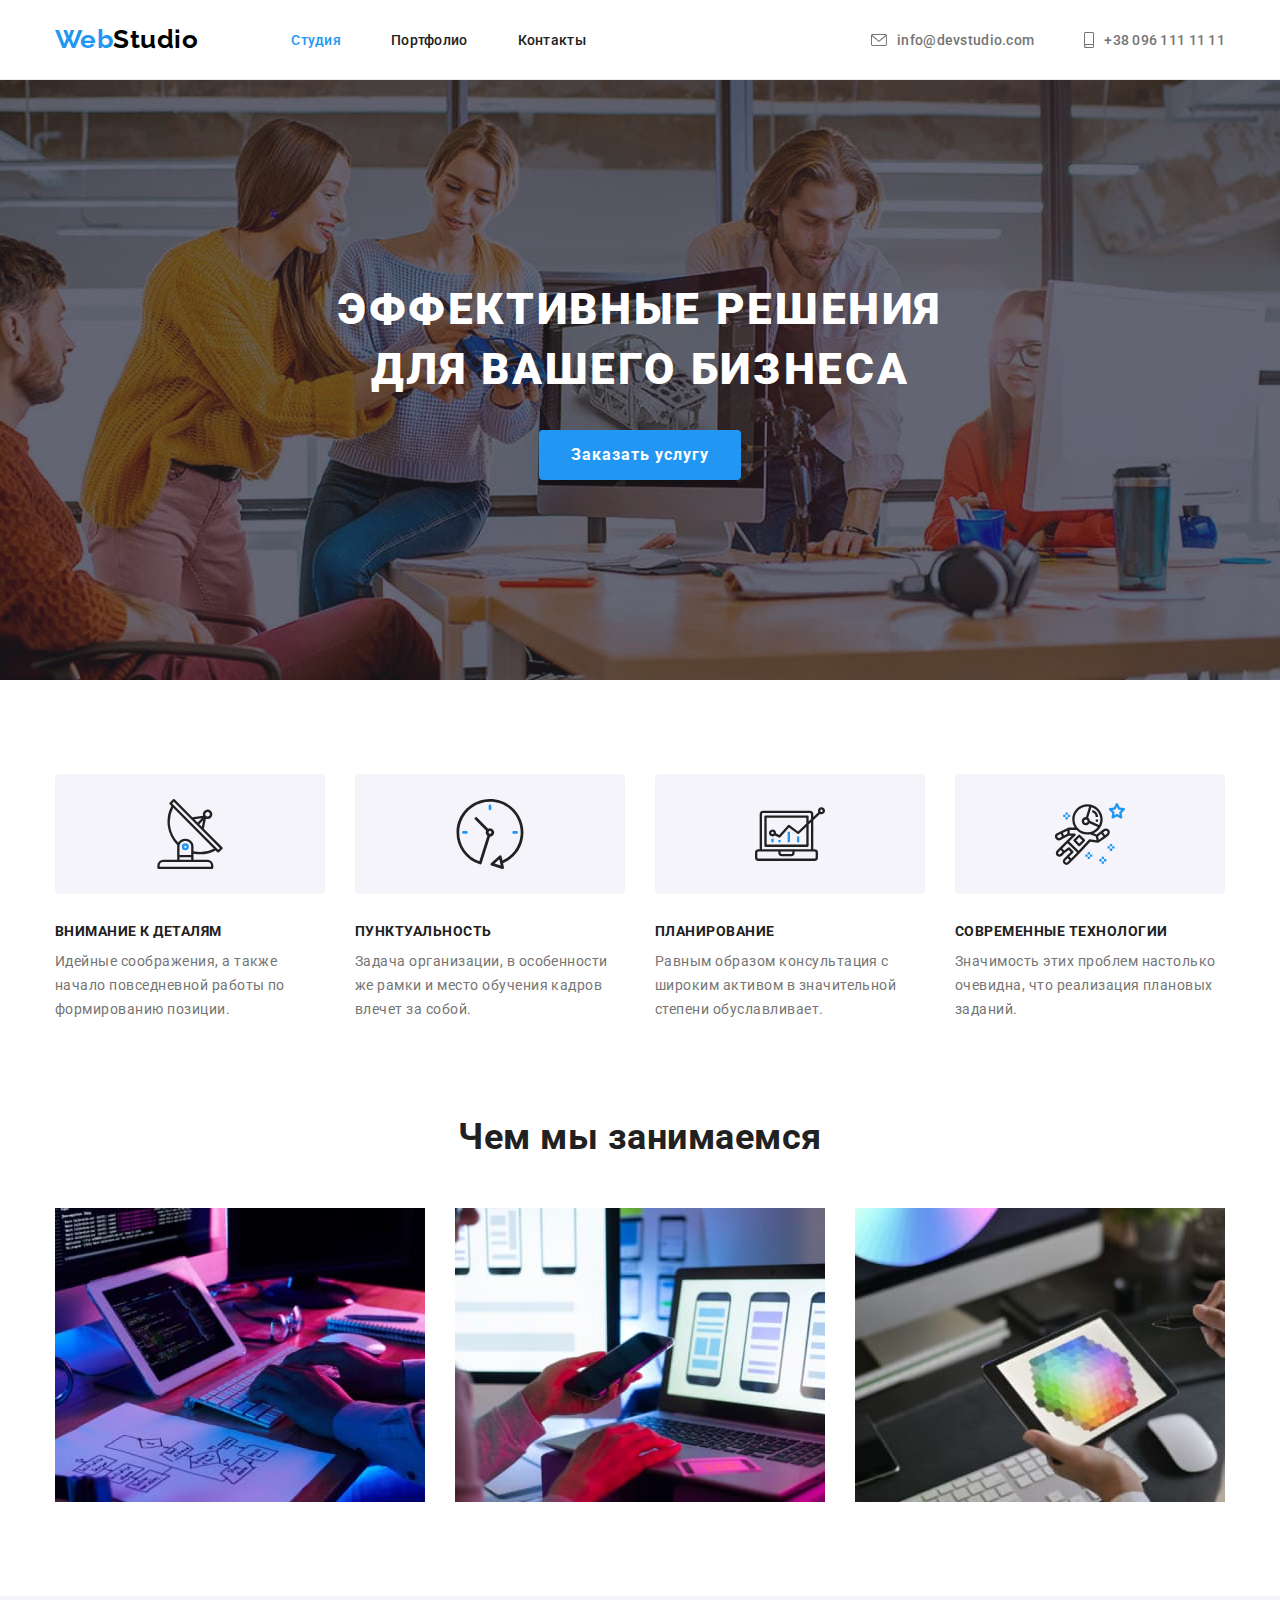
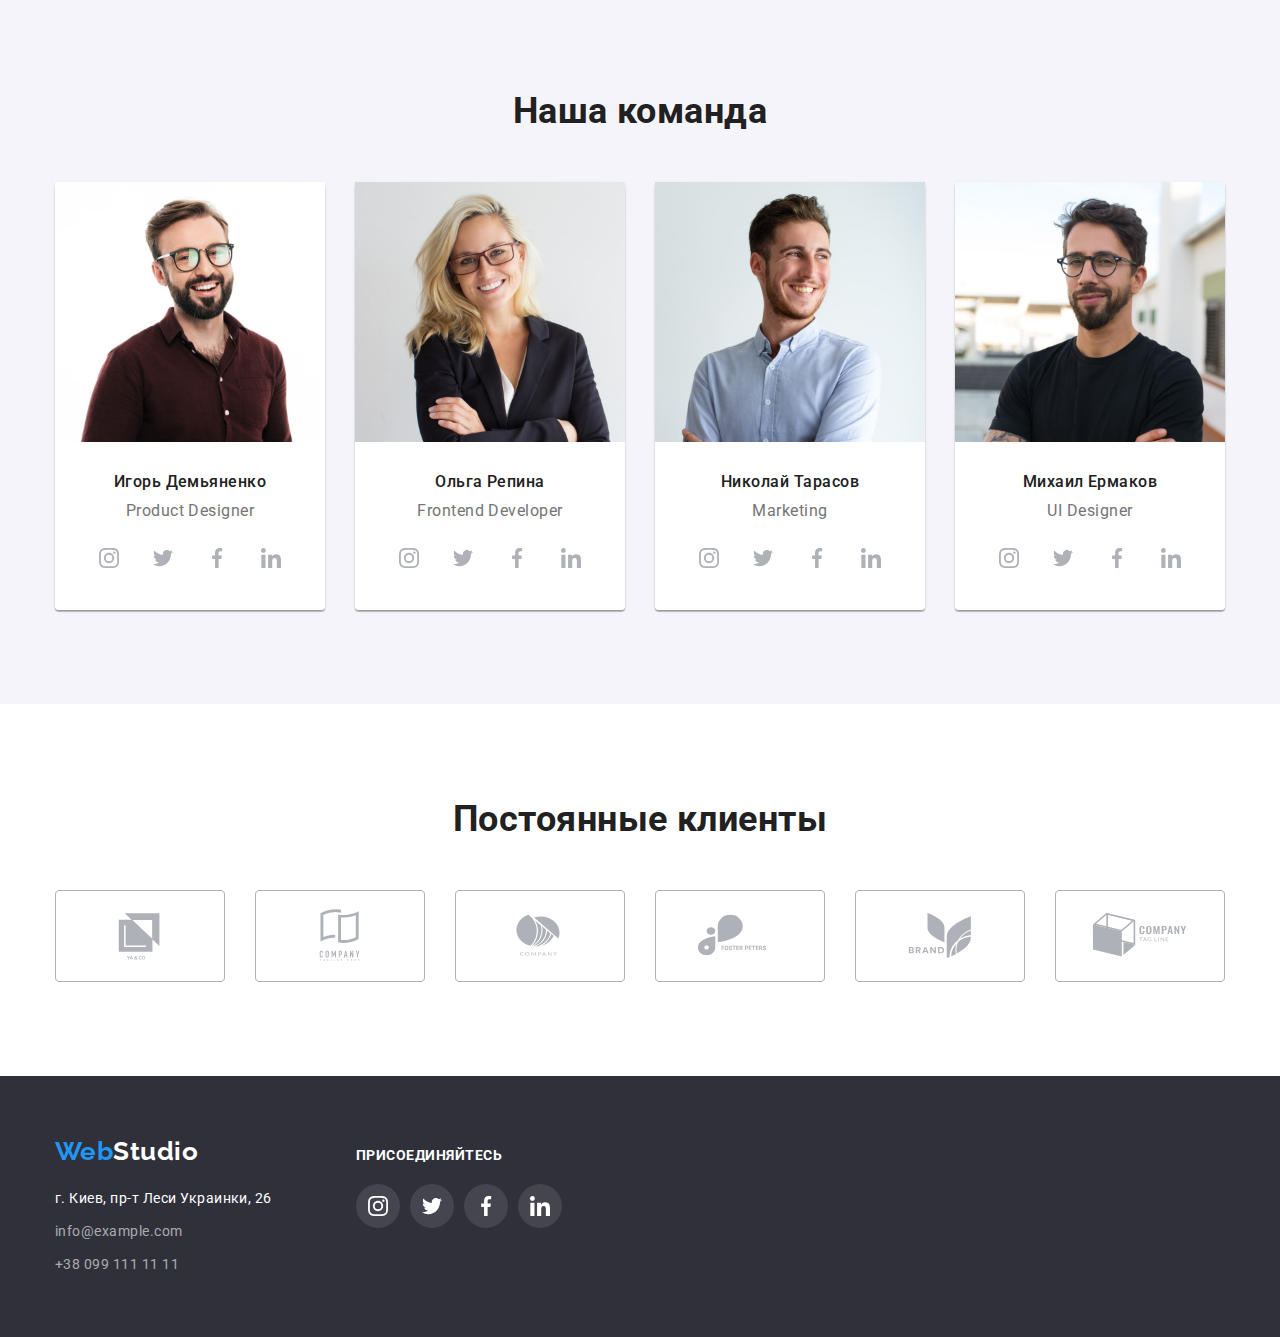
<file: index.html>
<!DOCTYPE html>
<html lang="ru">
<head>
    <meta charset="UTF-8">
    <meta http-equiv="X-UA-Compatible" content="IE=edge">
    <meta name="viewport" content="width=device-width, initial-scale=1.0">
    <title>Главная</title>
    <link rel="preconnect" href="https://fonts.gstatic.com">
    <link href="https://fonts.googleapis.com/css2?family=Raleway:wght@700&family=Roboto:wght@400;500;700;900&display=swap" rel="stylesheet">
    <link rel="stylesheet" href="./css/modern-normalize.css">
    <link rel="stylesheet" href="./css/styles.css">
</head>
<body>
    <!-- Верхняя панель -->   
    <header class="header"> 
        <div class="container">      
            <a href=" " class="header-logo"> <span class="logo-blue">Web</span>Studio</a>
            <nav>
                <ul class="header-nav">
                    <li class="header-nav-list"> <a href="./index.html " class="header-link-current">Студия</a> </li>
                    <li class="header-nav-list"> <a href="./portfolio.html" class="header-link">Портфолио</a> </li>
                    <li class="header-nav-list"> <a href=" " class="header-link">Контакты</a> </li>
                </ul>
            </nav>
                <ul class="header-address">
                    <li class="header-address-list"> 
                        <a href="mailto:info@devstudio.com" class="header-address-grey"> 
                            <svg class="icon-envelope" width="16" height="12">
                                <use href="./images/icons.svg#icon-envelope"></use>
                            </svg>
                        info@devstudio.com</a> 
                    </li>
                    <li class="header-address-list"> 
                        <a href="tel:+380961111111" class="header-address-grey">
                            <svg class="icon-smartphone" width="10" height="16">
                                <use href="./images/icons.svg#icon-smartphone"></use>
                            </svg>
                            +38 096 111 11 11</a> 
                    </li>
                </ul>
        </div>
    </header>   
    <!-- Контент -->
    <main class="studio">
        <!-- Эффективные решения -->
        <section class="studio-hero section">
            <div class="container">
                <h1 class="studio-title">Эффективные решения для вашего бизнеса</h1>
                <button type="button" class="button-orderservice">Заказать услугу</button>
            </div>          
        </section>
        <!-- 4 пункта про нас -->
        <section class="studio-features section">
           <!-- <h2>Наши особенности</h2> -->
            <div class="container">
                <ul class="features-flex">
                    <li class="studio-list">
                        <div class="studio-list-icon">
                            <svg class="icon-feature" width="70" height="70">
                                <use href="./images/icons.svg#icon-antenna"></use>
                            </svg>
                        </div>
                        <h3 class="studio-item">Внимание к деталям</h3>
                        <p class="studio-text">Идейные соображения, а также начало повседневной работы по формированию позиции.</p>
                    </li>
                    <li class="studio-list">
                        <div class="studio-list-icon">
                            <svg class="icon-feature" width="70" height="70">
                                <use href="./images/icons.svg#icon-clock"></use>
                            </svg>
                        </div>
                        <h3 class="studio-item">Пунктуальность</h3>
                        <p class="studio-text">Задача организации, в особенности же рамки и место обучения кадров влечет за собой.</p>
                    </li>
                    <li class="studio-list">
                        <div class="studio-list-icon">
                            <svg class="icon-feature" width="70" height="70">
                                <use href="./images/icons.svg#icon-diagram"></use>
                            </svg>
                        </div>
                        <h3 class="studio-item">Планирование</h3>
                        <p class="studio-text">Равным образом консультация с широким активом в значительной степени обуславливает.</p>
                    </li>
                    <li class="studio-list">
                        <div class="studio-list-icon">
                            <svg class="icon-feature" width="70" height="70">
                                <use href="./images/icons.svg#icon-astronaut"></use>
                            </svg>
                        </div>
                        <h3 class="studio-item">Современные технологии</h3>
                        <p class="studio-text">Значимость этих проблем настолько очевидна, что реализация плановых заданий.</p>
                    </li>
                </ul>
            </div>
        </section>
        <!-- Чем мы занимаесмя -->
        <section class="studio-solutions section">
            <div class="container">
                <h2 class="studio-subtitle">Чем мы занимаемся</h2>
                    <ul class="solution-flex">
                        <li class="studio-image">
                            <img src="./images/doing1.jpg" alt="фото решений для ПК" width="370" />
                        </li>
                        <li class="studio-image">
                            <img src="./images/doing2.jpg" alt="фото решений для мобильных телефонов" width="370" />
                        </li>
                        <li class="studio-image">
                            <img src="./images/doing3.jpg" alt="фото решений для планшетов" width="370" />
                        </li>
                    </ul>
            </div>
        </section>
        <!-- Наша команда-->
        <section class="studio-team section">
            <div class="container">
                <h2 class="studio-subtitle">Наша команда</h2>
                    <ul class="team-flex">
                        <li class="team-photocard">
                            <img src="./images/igor.jpg" alt="фото Игорь Демьяненко" width="270" /> 
                                <div class="team-text">
                                    <h3 class="team">Игорь Демьяненко</h3>
                                    <p class="team-position">Product Designer</p>
                                    <ul class=icon-social-flex>
                                        <li class="icon-social-list">
                                            <a href="" class="icon-social-link">
                                                <svg class="icon-social" width="20" height="20">
                                                    <use href="./images/icons.svg#icon-instagram"></use>
                                                </svg>
                                            </a>
                                        </li>
                                        <li class="icon-social-list">
                                            <a href="" class="icon-social-link">
                                                <svg class="icon-social" width="20" height="20">
                                                    <use href="./images/icons.svg#icon-twitter"></use>
                                                </svg>
                                            </a>
                                        </li>
                                        <li class="icon-social-list">
                                            <a href="" class="icon-social-link">
                                                <svg class="icon-social" width="20" height="20">
                                                    <use href="./images/icons.svg#icon-facebook"></use>
                                                </svg>
                                            </a>
                                        </li>
                                        <li class="icon-social-list">
                                            <a href="" class="icon-social-link">
                                                <svg class="icon-social" width="20" height="20">
                                                    <use href="./images/icons.svg#icon-linkedin"></use>
                                                </svg>
                                            </a>
                                        </li>
                                    </ul>
                                </div>
                        </li>
                        <li class="team-photocard">
                            <img src="./images/olga.jpg" alt="фото Ольга Репина" width="270" /> 
                                <div class="team-text">
                                    <h3 class="team">Ольга Репина</h3>
                                    <p class="team-position">Frontend Developer</p>
                                    <ul class=icon-social-flex>
                                        <li class="icon-social-list">
                                            <a href="" class="icon-social-link">
                                                <svg class="icon-social" width="20" height="20">
                                                    <use href="./images/icons.svg#icon-instagram"></use>
                                                </svg>
                                            </a>
                                        </li>
                                        <li class="icon-social-list">
                                            <a href="" class="icon-social-link">
                                                <svg class="icon-social" width="20" height="20">
                                                    <use href="./images/icons.svg#icon-twitter"></use>
                                                </svg>
                                            </a>
                                        </li>
                                        <li class="icon-social-list">
                                            <a href="" class="icon-social-link">
                                                <svg class="icon-social" width="20" height="20">
                                                    <use href="./images/icons.svg#icon-facebook"></use>
                                                </svg>
                                            </a>
                                        </li>
                                        <li class="icon-social-list">
                                            <a href="" class="icon-social-link">
                                                <svg class="icon-social" width="20" height="20">
                                                    <use href="./images/icons.svg#icon-linkedin"></use>
                                                </svg>
                                            </a>
                                        </li>
                                    </ul>
                                </div>
                        </li>
                        <li class="team-photocard">
                            <img src="./images/nicholas.jpg" alt="фото Николай Тарасов" width="270" /> 
                                <div class="team-text">       
                                    <h3 class="team">Николай Тарасов</h3>
                                    <p class="team-position">Marketing</p>
                                    <ul class=icon-social-flex>
                                        <li class="icon-social-list">
                                            <a href="" class="icon-social-link">
                                                <svg class="icon-social" width="20" height="20">
                                                    <use href="./images/icons.svg#icon-instagram"></use>
                                                </svg>
                                            </a>
                                        </li>
                                        <li class="icon-social-list">
                                            <a href="" class="icon-social-link">
                                                <svg class="icon-social" width="20" height="20">
                                                    <use href="./images/icons.svg#icon-twitter"></use>
                                                </svg>
                                            </a>
                                        </li>
                                        <li class="icon-social-list">
                                            <a href="" class="icon-social-link">
                                                <svg class="icon-social" width="20" height="20">
                                                    <use href="./images/icons.svg#icon-facebook"></use>
                                                </svg>
                                            </a>
                                        </li>
                                        <li class="icon-social-list">
                                            <a href="" class="icon-social-link">
                                                <svg class="icon-social" width="20" height="20">
                                                    <use href="./images/icons.svg#icon-linkedin"></use>
                                                </svg>
                                            </a>
                                        </li>
                                    </ul>
                                </div> 
                        </li>
                        <li class="team-photocard">
                            <img src="./images/michail.jpg" alt="фото Михаил Ермаков" width="270" /> 
                                <div class="team-text">
                                    <h3 class="team">Михаил Ермаков</h3>
                                    <p class="team-position">UI Designer</p>
                                    <ul class=icon-social-flex>
                                        <li class="icon-social-list">
                                            <a href="" class="icon-social-link">
                                                <svg class="icon-social" width="20" height="20">
                                                    <use href="./images/icons.svg#icon-instagram"></use>
                                                </svg>
                                            </a>
                                        </li>
                                        <li class="icon-social-list">
                                            <a href="" class="icon-social-link">
                                                <svg class="icon-social" width="20" height="20">
                                                    <use href="./images/icons.svg#icon-twitter"></use>
                                                </svg>
                                            </a>
                                        </li>
                                        <li class="icon-social-list">
                                            <a href="" class="icon-social-link">
                                                <svg class="icon-social" width="20" height="20">
                                                    <use href="./images/icons.svg#icon-facebook"></use>
                                                </svg>
                                            </a>
                                        </li>
                                        <li class="icon-social-list">
                                            <a href="" class="icon-social-link">
                                                <svg class="icon-social" width="20" height="20">
                                                    <use href="./images/icons.svg#icon-linkedin"></use>
                                                </svg>
                                            </a>
                                        </li>
                                    </ul>
                                </div> 
                        </li>
                    </ul>
            </div>
        </section>
             <!-- Постоянные клиенты-->
        <section  class="section">
            <div class="container">
                <h2 class="studio-subtitle">Постоянные клиенты</h2>
                    <ul class="client-flex">
                        <li class="client-margin">
                            <a href="" class="icon-clien-border">
                                <svg class="icon-client" width="106" height="60">
                                    <use href="./images/icons.svg#icon-client1"></use>
                                </svg>
                            </a>
                        </li>
                        <li class="client-margin">
                            <a href="" class="icon-clien-border">
                                <svg class="icon-client" width="106" height="60">
                                    <use href="./images/icons.svg#icon-client2"></use>
                                </svg>
                            </a>
                        </li>
                        <li class="client-margin">
                            <a href="" class="icon-clien-border">
                                <svg class="icon-client" width="106" height="60">
                                    <use href="./images/icons.svg#icon-client3"></use>
                                </svg>
                            </a>
                        </li>
                        <li class="client-margin">
                            <a href="" class="icon-clien-border">
                                <svg class="icon-client" width="106" height="60">
                                    <use href="./images/icons.svg#icon-client4"></use>
                                </svg>
                            </a>
                        </li>
                        <li class="client-margin">
                            <a href="" class="icon-clien-border">
                                <svg class="icon-client" width="106" height="60">
                                    <use href="./images/icons.svg#icon-client5"></use>
                                </svg>
                            </a>
                        </li>
                        <li class="client-margin">
                            <a href="" class="icon-clien-border">
                                <svg class="icon-client" width="106" height="60">
                                    <use href="./images/icons.svg#icon-client6"></use>
                                </svg>
                            </a>
                        </li>
                    </ul>

            </div>
        </section>
    </main>
    <!-- Нижняя панель -->
    <footer class="footer">
        <div class="container footer-flex">
            <div>
                <a href=" " class="footer-logo"><span class="logo-blue">Web</span>Studio</a>
                <address>
                    <ul class="footer-address">
                        <li class="footer-list">г. Киев, пр-т Леси Украинки, 26</li>
                        <li class="footer-list"> <a href="mailto:info@example.com" class="footer-address-white">info@example.com</a> </li>
                        <li class="footer-list"> <a href="tel:+380991111111" class="footer-address-white">+38 099 111 11 11</a> </li>
                    </ul>
                </address>
            </div>
            <div>
                <p class="footer-appeal">присоединяйтесь</p>
                <ul class=footer-icon-social-flex>
                    <li class="footer-icon-social-list">
                        <a href="" class="footer-icon-social-link">
                            <svg class="footer-icon-social" width="20" height="20">
                                <use href="./images/icons.svg#icon-instagram"></use>
                            </svg>
                        </a>
                    </li>
                    <li class="footer-icon-social-list">
                        <a href="" class="footer-icon-social-link">
                            <svg class="footer-icon-social" width="20" height="20">
                                <use href="./images/icons.svg#icon-twitter"></use>
                            </svg>
                        </a>
                    </li>
                    <li class="footer-icon-social-list">
                        <a href="" class="footer-icon-social-link">
                            <svg class="footer-icon-social" width="20" height="20">
                                <use href="./images/icons.svg#icon-facebook"></use>
                            </svg>
                        </a>
                    </li>
                    <li class="footer-icon-social-list">
                        <a href="" class="footer-icon-social-link">
                            <svg class="footer-icon-social" width="20" height="20">
                                <use href="./images/icons.svg#icon-linkedin"></use>
                            </svg>
                        </a>
                    </li>
                </ul>
            </div>  
        </div>
    </footer>   
</body>
</html>
</file>
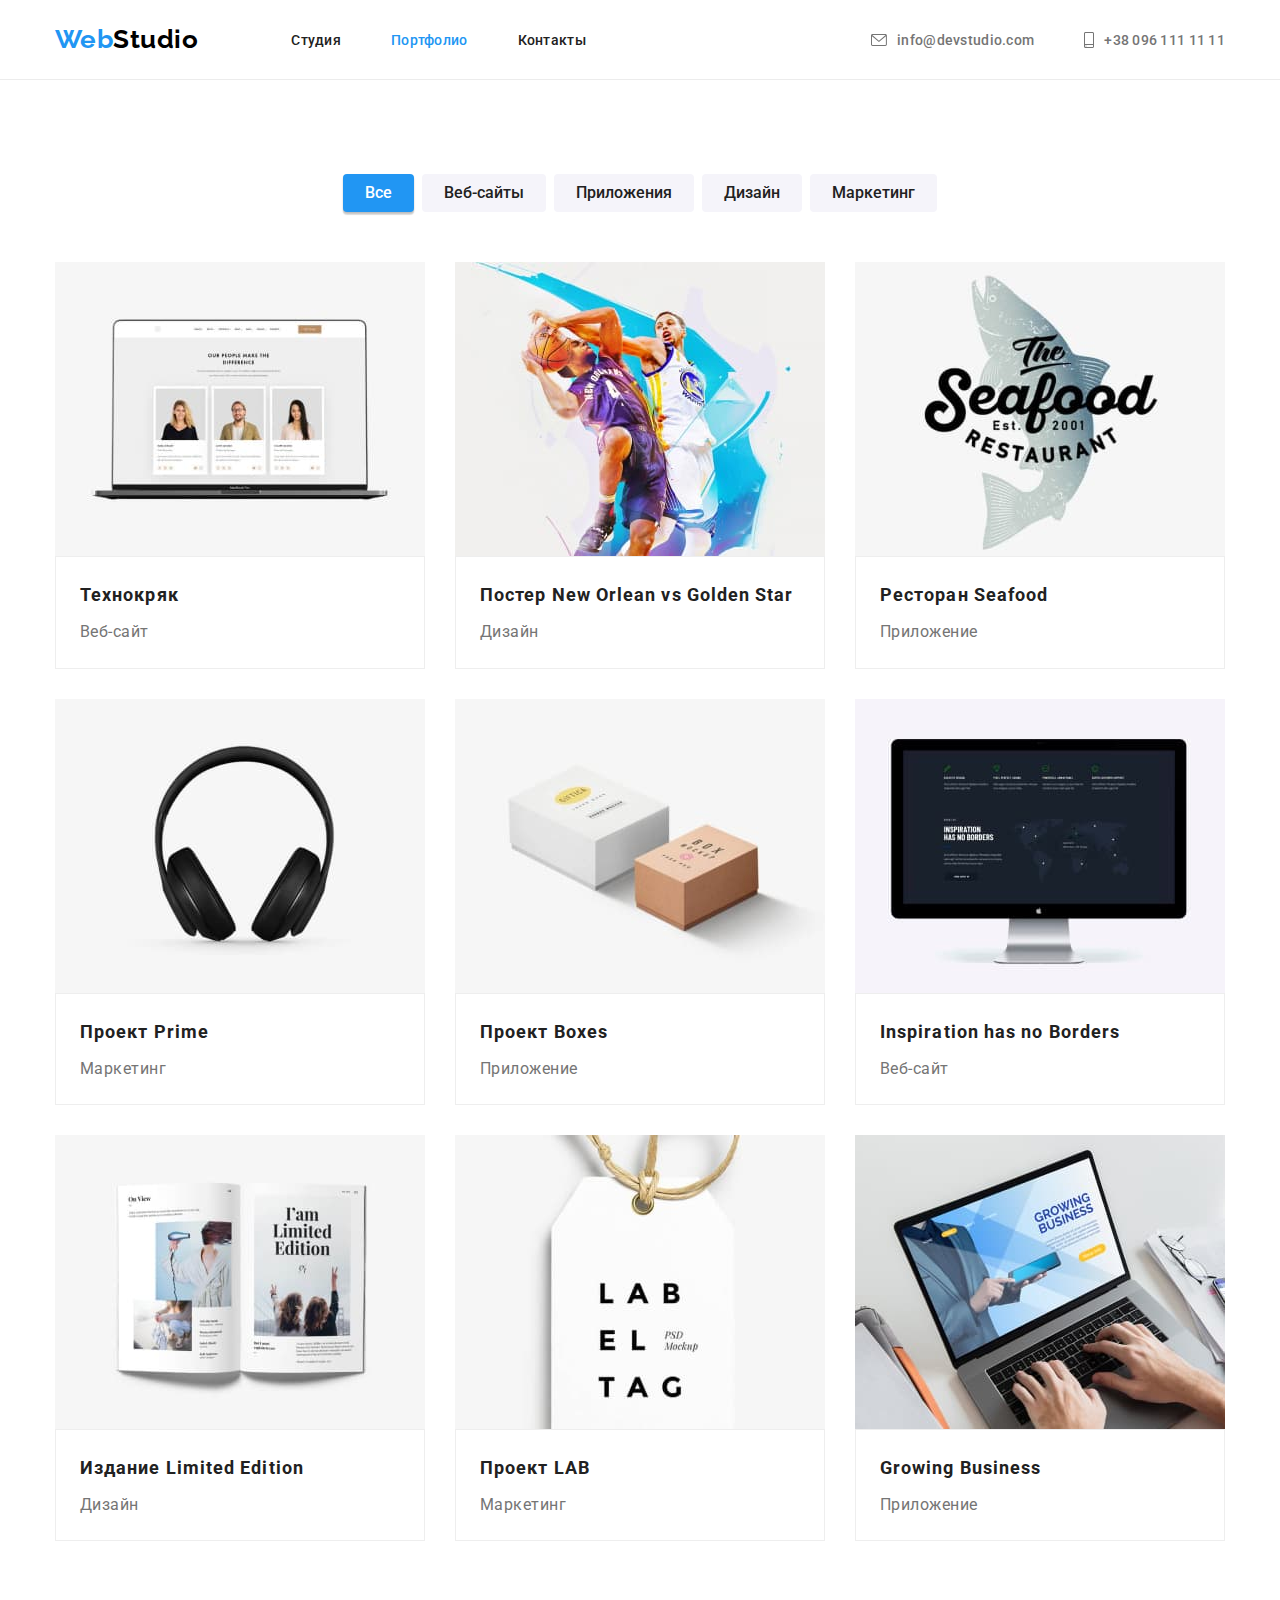
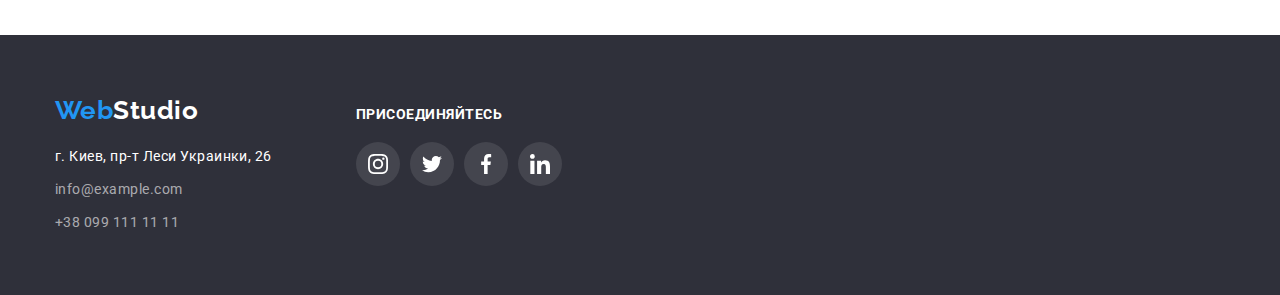
<file: portfolio.html>
<!DOCTYPE html>
<html lang="ru">
<head>
    <meta charset="UTF-8">
    <meta http-equiv="X-UA-Compatible" content="IE=edge">
    <meta name="viewport" content="width=device-width, initial-scale=1.0">
    <title>Портфолио</title>
    <link rel="preconnect" href="https://fonts.gstatic.com">
    <link href="https://fonts.googleapis.com/css2?family=Raleway:wght@700&family=Roboto:wght@400;500;700;900&display=swap" rel="stylesheet">    
    <link rel="stylesheet" href="./css/modern-normalize.css">
    <link rel="stylesheet" href="./css/styles.css">
</head>
<body>
    <!-- Верхняя панель -->
    <header class="header"> 
        <div class="container">      
            <a href=" " class="header-logo"> <span class="logo-blue">Web</span>Studio</a>
            <nav>
                <ul class="header-nav">
                    <li class="header-nav-list"> <a href="./index.html " class="header-link">Студия</a> </li>
                    <li class="header-nav-list"> <a href="./portfolio.html" class="header-link-current">Портфолио</a> </li>
                    <li class="header-nav-list"> <a href=" " class="header-link">Контакты</a> </li>
                </ul>
            </nav>
                <ul class="header-address">
                    <li class="header-address-list"> 
                        <a href="mailto:info@devstudio.com" class="header-address-grey"> 
                            <svg class="icon-envelope" width="16" height="12">
                                <use href="./images/icons.svg#icon-envelope"></use>
                            </svg>
                        info@devstudio.com</a> 
                    </li>
                    <li class="header-address-list"> 
                        <a href="tel:+380961111111" class="header-address-grey">
                            <svg class="icon-smartphone" width="10" height="16">
                                <use href="./images/icons.svg#icon-smartphone"></use>
                            </svg>
                            +38 096 111 11 11</a> 
                    </li>
                </ul>
        </div>
    </header>     
    <!-- Контент -->
    <main class="portfolio">
    <!-- <h1>Портфолио</h1>-->
        <section class="portfolio-works section"> 
            <!-- Кнопки на примеры работ-->
           <div class="container">
                <ul class="porfolio-nav">
                    <li> <button type="button" class="button-portfolio-current">Все</button>
                    <li> <button type="button" class="button-portfolio">Веб-сайты</button> 
                    <li> <button type="button" class="button-portfolio">Приложения</button> 
                    <li> <button type="button" class="button-portfolio">Дизайн</button>  
                    <li> <button type="button" class="button-portfolio">Маркетинг</button>          
                </ul>
           </div>
          <!-- <h2>Примеры работ</h2> -->
           <div class="container">
                <ul class="portfolio-project">
                    <li class="porfolio-card">
                        <a href="" class="porfolio-card-hover">
                            <img src="./images/portfolio/technokryak.jpg" alt="фото Технокряк" width="370" /> 
                                <div class="portfolio-text">
                                    <h3 class="portfolio-item">Технокряк</h3>
                                    <p class="portfolio-form">Веб-сайт</p>
                                </div>
                        </a>
                    </li>
                    <li class="porfolio-card">
                        <a href="" class="porfolio-card-hover">
                            <img src="./images/portfolio/star.jpg" alt="фото Постер New Orlean vs Golden Star" width="370" /> 
                                <div class="portfolio-text">
                                    <h3 class="portfolio-item">Постер New Orlean vs Golden Star</h3>
                                    <p class="portfolio-form">Дизайн</p>
                                </div>
                        </a>
                    </li>
                    <li class="porfolio-card">
                        <a href="" class="porfolio-card-hover">
                            <img src="./images/portfolio/seafood.jpg" alt="фото Ресторан Seafood" width="370" /> 
                                <div class="portfolio-text">
                                    <h3 class="portfolio-item">Ресторан Seafood</h3>
                                    <p class="portfolio-form">Приложение</p>
                                </div>
                        </a>
                    </li>
                    <li class="porfolio-card">
                        <a href="" class="porfolio-card-hover">
                            <img src="./images/portfolio/prime.jpg" alt="фото Проект Prime" width="370" /> 
                                <div class="portfolio-text">
                                    <h3 class="portfolio-item">Проект Prime</h3>
                                    <p class="portfolio-form">Маркетинг</p>
                                </div>
                        </a>
                    </li>
                    <li class="porfolio-card">
                        <a href="" class="porfolio-card-hover">
                            <img src="./images/portfolio/boxes.jpg" alt="фото Проект Boxes" width="370" /> 
                                <div class="portfolio-text">
                                    <h3 class="portfolio-item">Проект Boxes</h3>
                                    <p class="portfolio-form">Приложение</p>
                                </div>
                        </a>
                    </li>
                    <li class="porfolio-card">
                        <a href="" class="porfolio-card-hover">
                            <img src="./images/portfolio/borders.jpg" alt="фото Inspiration has no Borders" width="370" /> 
                                <div class="portfolio-text">
                                    <h3 class="portfolio-item">Inspiration has no Borders</h3>
                                    <p class="portfolio-form">Веб-сайт</p>
                                </div>
                        </a>
                    </li>
                    <li class="porfolio-card">
                        <a href="" class="porfolio-card-hover">
                            <img src="./images/portfolio/edition.jpg" alt="фото Издание Limited Edition" width="370" /> 
                                <div class="portfolio-text">
                                    <h3 class="portfolio-item">Издание Limited Edition</h3>
                                    <p class="portfolio-form">Дизайн</p>
                                </div> 
                        </a>
                    </li>
                    <li class="porfolio-card">
                        <a href="" class="porfolio-card-hover">
                            <img src="./images/portfolio/lab.jpg" alt="фото Проект LAB" width="370" /> 
                                <div class="portfolio-text">
                                    <h3 class="portfolio-item">Проект LAB</h3>
                                    <p class="portfolio-form">Маркетинг</p>
                                </div>
                        </a>
                    </li>
                    <li class="porfolio-card">
                        <a href="" class="porfolio-card-hover">
                            <img src="./images/portfolio/business.jpg" alt="фото Growing Business" width="370" /> 
                                <div class="portfolio-text">
                                    <h3 class="portfolio-item">Growing Business</h3>
                                    <p class="portfolio-form">Приложение</p>
                                </div>
                        </a>
                    </li>
                </ul>
           </div>
        </section>
    </main>
     <!-- Нижняя панель -->
     <footer class="footer">
        <div class="container footer-flex">
            <div>
                <a href=" " class="footer-logo"><span class="logo-blue">Web</span>Studio</a>
                <address>
                    <ul class="footer-address">
                        <li class="footer-list">г. Киев, пр-т Леси Украинки, 26</li>
                        <li class="footer-list"> <a href="mailto:info@example.com" class="footer-address-white">info@example.com</a> </li>
                        <li class="footer-list"> <a href="tel:+380991111111" class="footer-address-white">+38 099 111 11 11</a> </li>
                    </ul>
                </address>
            </div>
            <div>
                <p class="footer-appeal">присоединяйтесь</p>
                <ul class=footer-icon-social-flex>
                    <li class="footer-icon-social-list">
                        <a href="" class="footer-icon-social-link">
                            <svg class="footer-icon-social" width="20" height="20">
                                <use href="./images/icons.svg#icon-instagram"></use>
                            </svg>
                        </a>
                    </li>
                    <li class="footer-icon-social-list">
                        <a href="" class="footer-icon-social-link">
                            <svg class="footer-icon-social" width="20" height="20">
                                <use href="./images/icons.svg#icon-twitter"></use>
                            </svg>
                        </a>
                    </li>
                    <li class="footer-icon-social-list">
                        <a href="" class="footer-icon-social-link">
                            <svg class="footer-icon-social" width="20" height="20">
                                <use href="./images/icons.svg#icon-facebook"></use>
                            </svg>
                        </a>
                    </li>
                    <li class="footer-icon-social-list">
                        <a href="" class="footer-icon-social-link">
                            <svg class="footer-icon-social" width="20" height="20">
                                <use href="./images/icons.svg#icon-linkedin"></use>
                            </svg>
                        </a>
                    </li>
                </ul>
            </div>  
        </div>
    </footer>   
</body>
</html>
</file>
<file: css/styles.css>
/* Переменные */
:root {
    --black-color-text: #212121;
    --black-color: #000000;
    --white-color: #FFFFFF;
    --blue-color-text: #2196F3;
    --grey-color-text: #757575;
    --grey-color-icon: #AFB1B8;
    --black-background-color: #2F303A;
    --grey-background-color: #F5F4FA;
    --main-font: 'Roboto', sans-serif;
    --accent-font: 'Raleway', sans-serif;
}

/* Общие стили */
body {
    font-family: var(--main-font);
    color: var(--black-color-text);
    background-color: var(--white-color);
    letter-spacing: 0.03em;
    margin: 0;
}
ul {
    list-style: none;
    margin-top: 0;
    margin-bottom: 0;
    padding: 0;
}
h1,
h2,
h3,
h4,
h5,
h6,
p {
  margin: 0;
}
img {
    display: block;
    max-width: 100%;
    height: auto;
}
.container {
    width: 1200px;
    margin: 0 auto;
    padding: 0 15px;
}
.section {
    padding-top: 94px;
    padding-bottom: 94px;
}


/* Стили верхней панели */
.header {
    border-bottom: 1px solid #ECECEC;
}
.header .container{
    display: flex;
    align-items: center;
}
.header-logo {
    display: inline-block;
    margin-right: 93px;
    text-decoration: none;
    font-family: var(--accent-font);
    font-weight: 700;
    font-size: 26px;
    line-height: 1.17;
    color: var(--black-color);
}
.header-nav,
.header-address {
    display: flex;
    font-weight: 500;
    font-size: 14px;
    line-height: 1.17;
}
.header-nav .header-nav-list:not(:last-child),
.header-address .header-address-list:not(:last-child) {
    margin-right: 50px;
}
.header-address {
    margin-left: auto;
}
.header-link,
.header-link-current,
.header-address-grey {
    display: block;
    padding-top: 32px;
    padding-bottom: 31px;
    text-decoration: none;
    letter-spacing: 0.02em;
    font-family: inherit;
    color: inherit;  
}
.header-address-grey {
    display: flex;
    justify-content: center;
    align-items: center;
    color: var(--grey-color-text);
}
.logo-blue,
.header-link:hover,
.header-link:focus,
.header-address-grey:hover,
.header-address-grey:focus,
.header .header-link-current {
    color: var(--blue-color-text);
}
.icon-envelope,
.icon-smartphone {
    fill: currentColor;
    margin-right: 10px;
}
.icon-envelope:hover,
.icon-envelope:focus,
.icon-smartphone:hover
.icon-smartphone:focus {
    fill: var(--blue-color-text)
}
/*  Стили контента */

/* Кнопки - pointer, шрифт, цветт,тени*/
.button-orderservice {
    display: inline-block;
    padding: 10px 32px;
    box-shadow: 0px 4px 4px rgba(0, 0, 0, 0.15);
    border-radius: 4px;
    min-width: 200px;
    text-align: center;
    border: none;
    cursor: pointer;
    font-family: inherit;
    font-weight: 700;
    font-size: 16px;
    line-height: 1.88;
    letter-spacing: 0.06em; 
    color: var(--white-color);
    background-color: var( --blue-color-text);
}
.button-orderservice:hover,
.button-orderservice:focus {
    color: var(--white-color);
    background-color: #188CE8;
}
.button-portfolio-current,
.button-portfolio {
    display: inline-block;
    text-align: center;
    padding: 6px 22px;
    border-radius: 4px;
    border: none;
    cursor: pointer;
    font-family: inherit;
    font-weight: 500;
    font-size: 16px;
    line-height: 1.63;
    color: var(--black-color-text);
    background-color: var(--grey-background-color);
}
.button-portfolio-current,
.button-portfolio:hover,
.button-portfolio:focus {
    color: var(--white-color);
    background-color: var( --blue-color-text);
    box-shadow: 0px 2px 2px rgba(0, 0, 0, 0.12), 
    0px 1px 2px rgba(0, 0, 0, 0.08),
    0px 3px 1px rgba(0, 0, 0, 0.1);
}
/* Стили основного контента Студия*/
.studio-hero {
    padding-top: 200px;
    padding-bottom: 200px;
    text-align: center;
    background-color: var(--black-background-color);
    background-image: linear-gradient(rgba(47, 48, 58, 0.4), rgba(47, 48, 58, 0.4)), url(../images/hero-background.jpg);
    background-repeat: no-repeat;
    background-position: center;
    background-size: cover;
}
.studio-title {
    margin: 0px auto 30px;
    width: 696px;
    font-weight: 900;
    font-size: 44px;
    line-height: 1.36;
    letter-spacing: 0.06em;
    color: var(--white-color);
    text-transform: uppercase;
}
.features-flex {
    display: flex;
}
.studio-list{
    width: 270px;
}
.studio-list:not(:last-child) {
    margin-right: 30px;
}
.studio-list-icon {
    display: flex;
    justify-content: center;
    align-items: center;
    width: 270px; 
    height: 120px;
    margin-bottom: 30px;
    background-color: var(--grey-background-color);
    border-radius: 4px;
}
.studio-item {
    margin-bottom: 10px;
    font-weight: 700;
    font-size: 14px;
    line-height: 1.14;
    text-transform: uppercase;
}
.studio-text {
    font-size: 14px;
    line-height: 1.714;
    color: var(--grey-color-text)
}
.studio-solutions {
    padding-top: 0;
}
.studio-subtitle {
    margin: 0px auto 50px;
    width: 390px;
    font-weight: 700;
    font-size: 36px;
    line-height: 1.17;
    text-align: center;
}
.solution-flex {
    display: flex;
}
.studio-image:not(:last-child) {
    margin-right: 30px;
}
.studio-team {
    background-color: var(--grey-background-color);
}
.team-flex {
    display: flex;
}
.team-photocard:not(:last-child) {
    margin-right: 30px;
}
.team-photocard {
    box-shadow: 0px 2px 1px rgba(0, 0, 0, 0.2), 
    0px 1px 1px rgba(0, 0, 0, 0.14),
    0px 1px 3px rgba(0, 0, 0, 0.12);
    border-radius: 4px;
}
.team-text {
    text-align: center;
    padding: 30px 32px;
    border-bottom-left-radius: 4px;
    border-bottom-right-radius: 4px;
    background-color: var( --white-color);
}
.team {
    margin-bottom: 10px;
    font-weight: 500;
    font-size: 16px;
    line-height: 1.19;
}
.team-position {
    margin-bottom: 16px;
    font-size: 16px;
    line-height: 1.19;
    color: var(--grey-color-text)
}
.icon-social-flex {
    display: flex;
    justify-content: center;
    align-items: center;
}
.icon-social-list:not(:last-child) {
    margin-right: 10px;
}
.icon-social-link {
    display: flex;
    justify-content: center;
    align-items: center;
    width: 44px;
    height: 44px;
    border-radius: 50%;
    color: var(--grey-color-icon);
}
.icon-social {
    display: flex;
    justify-content: center;
    align-items: center;
    fill: currentColor;
}
.icon-social-link:hover,
.icon-social-link:focus {
    background-color: var( --blue-color-text);
    color: var(--white-color);
}
.icon-social:hover,
.icon-social:focus {
    fill: currentColor;
}
.client-flex { 
    display: flex;
}
.client-margin:not(:last-child) {
    margin-right: 30px;
}
.icon-clien-border {
    display: flex;
    justify-content: center;
    align-items: center;
    width: 170px;
    height: 92px;
    color: var(--grey-color-icon);
    border: 1px solid var(--grey-color-icon);
    border-radius: 4px;
}
.icon-client {
    fill: currentColor;
}
.icon-clien-border:hover,
.icon-clien-border:focus {
    color: var(--blue-color-text);
    border: 1px solid var(--blue-color-text);
}
.icon-client:hover,
.icon-client:focus {
    fill: currentColor;
}

/* Стили основного контента Портфолио*/
.porfolio-nav {
    display: flex;
    justify-content: center;
    margin-bottom: 50px;
}
.porfolio-nav > li:not(:last-child) {
    margin-right: 8px;
}
.portfolio-project {
    display: flex;
    flex-wrap: wrap;
}
.portfolio-project > .porfolio-card:not(:nth-child(3n)) {
    margin-right: 30px;
}
.portfolio-project > .porfolio-card:not(:nth-last-child(-n + 3)) {
    margin-bottom: 30px;
}
.porfolio-card-hover {
    display: inline-block;
    text-decoration: none;
}
.porfolio-card-hover:hover,
.porfolio-card-hover:focus {
    box-shadow: 1px 4px 6px rgba(0, 0, 0, 0.16), 
    0px 4px 4px rgba(0, 0, 0, 0.06),
    0px 1px 1px rgba(0, 0, 0, 0.12);
}
.portfolio-text {
    padding: 20px 24px;
    border: 1px solid rgba(238, 238, 238, 1);
}
.portfolio-item {
    margin-bottom: 4px;
    font-weight: 700;
    font-size: 18px;
    line-height: 2;
    letter-spacing: 0.06em;
    color: var(--black-color-text);
}
.portfolio-form {
    font-size: 16px;
    line-height: 1.88;
    color: var(--grey-color-text);
}

/* Стили нижней панели */
.footer-logo {
    display: inline-block;
    margin-bottom: 20px;
    text-decoration: none;
    font-family: var(--accent-font);
    font-weight: bold;
    font-size: 26px;
    line-height: 1.17;
    color: var(--white-color);
}
.footer {
    margin-left: 0;
    padding-top: 60px;
    padding-bottom: 60px;
    font-size: 14px;
    line-height: 1.71;
    color: var(--white-color);
    background-color: var(--black-background-color);
}
.footer-flex {
    display: flex;
    align-items: baseline;
}

.footer-address-white {
    text-decoration: none;
    font-family: inherit;
    color: inherit;  
}   
.footer-address {
    display: block;
    margin-right: 70px;
    font-style: normal;
    width: 231px;
}
.footer-address .footer-list:not(:last-child) {
    margin-bottom: 9px;
}
.footer .footer-address-white {
    color: rgba(255, 255, 255, 0.6);
}
.footer-address-white:hover,
.footer-address-white:focus {
    color: var(--blue-color-text);
}
.footer-appeal {
    width: 145px;
    text-transform: uppercase;
    font-weight: 700;
    font-size: 14px;
    line-height: 1.17;
    margin-bottom: 20px;
}
.footer-icon-social-flex {
    display: flex;
    justify-content: center;
    align-items: center;
}
.footer-icon-social-list:not(:last-child) {
    margin-right: 10px;
}
.footer-icon-social-link {
    display: flex;
    justify-content: center;
    align-items: center;
    width: 44px;
    height: 44px;
    border-radius: 50%;
    color: var(--white-color);
    background-color:rgba(255, 255, 255, 0.1);
}
.footer-icon-social {
    display: flex;
    justify-content: center;
    align-items: center;
    fill: currentColor;
}
.footer-icon-social-link:hover,
.footer-icon-social-link:focus {
    background-color: var( --blue-color-text);
    color: var(--white-color);
}
.footer-icon-social:hover {
    fill: currentColor;
}
</file>
